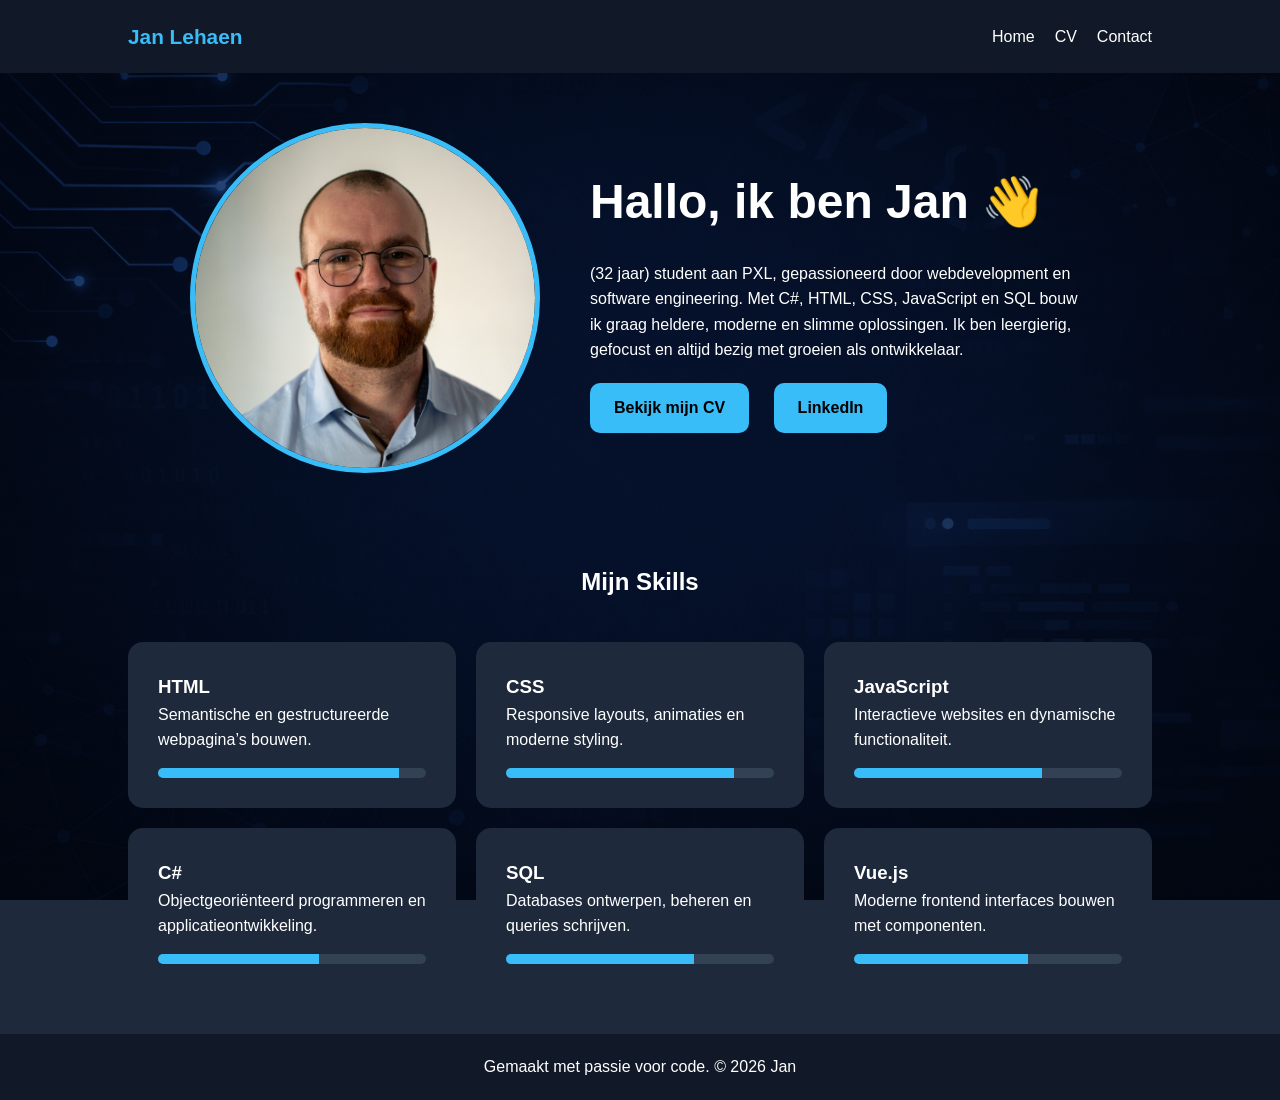
<file: index.html>
<!DOCTYPE html>
<html lang="nl">
<head>
    <meta charset="UTF-8">
    <meta name="viewport" content="width=device-width, initial-scale=1.0">
    <title>Jan Lehaen | Programmeur</title>
    <link rel="stylesheet" href="style.css">
    <script src="script.js" defer></script>
    
</head>
<body>

    <header>
        <nav>
    <h1 class="logo">Jan Lehaen</h1>

    <button class="hamburger" id="hamburger" aria-label="Menu openen">
        <span></span>
        <span></span>
        <span></span>
    </button>

    <ul class="nav-links" id="navLinks">
        <li><a href="index.html">Home</a></li>
        <li><a href="cv.html">CV</a></li>
        <li><a href="contact.html">Contact</a></li>
    </ul>
</nav>
    </header>

    <main>
        <section class="hero">
            <img src="assets/Profielfoto.jpeg" alt="Profielfoto" class="profile-img">

            <div class="hero-text">
                <h2>Hallo, ik ben Jan 👋</h2>

                <p>
                    <span id="age"></span> student aan PXL, gepassioneerd door webdevelopment en software engineering. 
                    Met C#, HTML, CSS, JavaScript en SQL bouw ik graag heldere, moderne en slimme oplossingen. 
                    Ik ben leergierig, gefocust en altijd bezig met groeien als ontwikkelaar.
                </p>

                <a href="cv.html" class="btn">Bekijk mijn CV</a>
                <!--<a href="https://pxl-werkplekleren.github.io/portfolio-janlehaenPXL/index.html" class="btn" target="_blank">Portfolio</a>-->
                <a id="LinkinMobile" href="https://www.linkedin.com/in/jan-lehaen/" class="btnLogo" target="_blank"><img id="LinkinLogo" src="assets/linkedin.png"></a>
                <a id="LinkinText" href="https://www.linkedin.com/in/jan-lehaen/" class="btn" target="_blank">LinkedIn</a>
                
            </div>
        </section>

        <section class="skills">
            <h2>Mijn Skills</h2>

            <div class="skill-cards">

    <div class="card">
        <h3>HTML</h3>
        <p>Semantische en gestructureerde webpagina’s bouwen.</p>

        <div class="skill-level">
            <div class="skill-fill html"></div>
        </div>

        
    </div>

    <div class="card">
        <h3>CSS</h3>
        <p>Responsive layouts, animaties en moderne styling.</p>

        <div class="skill-level">
            <div class="skill-fill css"></div>
        </div>

        
    </div>

    <div class="card">
        <h3>JavaScript</h3>
        <p>Interactieve websites en dynamische functionaliteit.</p>

        <div class="skill-level">
            <div class="skill-fill js"></div>
        </div>

        
    </div>

    <div class="card">
        <h3>C#</h3>
        <p>Objectgeoriënteerd programmeren en applicatieontwikkeling.</p>

        <div class="skill-level">
            <div class="skill-fill csharp"></div>
        </div>

        
    </div>

    <div class="card">
        <h3>SQL</h3>
        <p>Databases ontwerpen, beheren en queries schrijven.</p>

        <div class="skill-level">
            <div class="skill-fill sql"></div>
        </div>

        
    </div>

    <div class="card">
        <h3>Vue.js</h3>
        <p>Moderne frontend interfaces bouwen met componenten.</p>

        <div class="skill-level">
            <div class="skill-fill vue"></div>
        </div>

        
    </div>

</div>
        </section>
    </main>

    <footer>
        Gemaakt met passie voor code. © <span id="year"></span> Jan

    </footer>

    
</body>
</html>
</file>
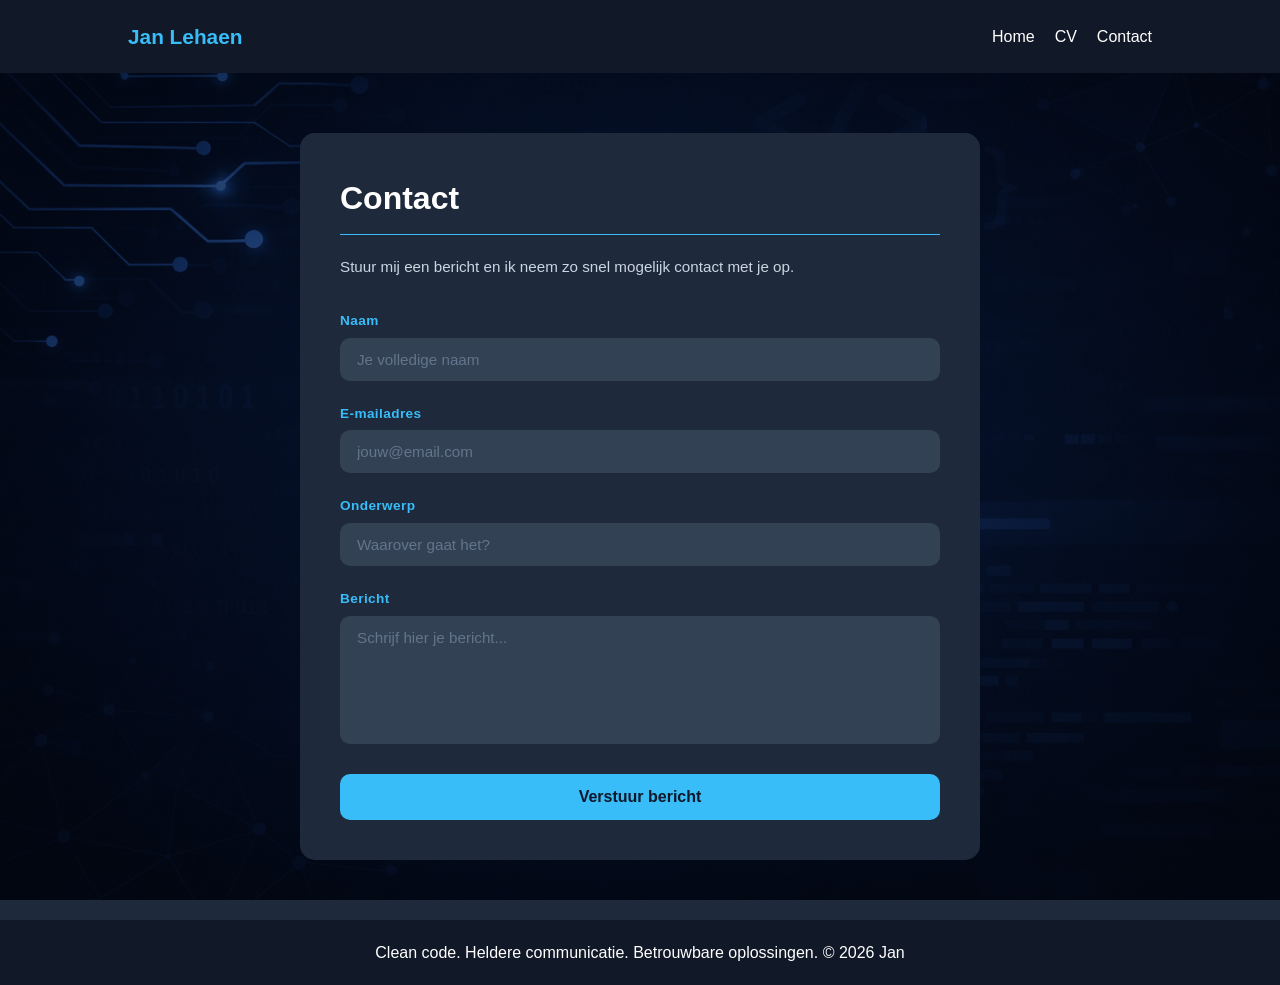
<file: contact.html>
<!DOCTYPE html>
<html lang="nl">
<head>
    <meta charset="UTF-8">
    <meta name="viewport" content="width=device-width, initial-scale=1.0">
    <title>Contact</title>
    <link rel="stylesheet" href="style.css">
    <script src="script.js" defer></script>
</head>
<body>

    <header>
        <nav>
    <h1 class="logo">Jan Lehaen</h1>

    <button class="hamburger" id="hamburger" aria-label="Menu openen">
        <span></span>
        <span></span>
        <span></span>
    </button>

    <ul class="nav-links" id="navLinks">
        <li><a href="index.html">Home</a></li>
        <li><a href="cv.html">CV</a></li>
        <li><a href="contact.html">Contact</a></li>
    </ul>
</nav>
    </header>

    <main>
        <section class="contact-section">

            <div class="contact-card">
                <h1>Contact</h1>
                <hr>
                <p class="contact-intro">Stuur mij een bericht en ik neem zo snel mogelijk contact met je op.</p>

                <form id="contactForm" action="https://formspree.io/f/xojbjowp" method="POST" novalidate>

                    <div class="form-group">
                        <label for="name">Naam</label>
                        <input type="text" id="name" name="name" placeholder="Je volledige naam" required>
                        <span class="error-msg" id="nameError">Vul je naam in.</span>
                    </div>

                    <div class="form-group">
                        <label for="email">E-mailadres</label>
                        <input type="email" id="email" name="email" placeholder="jouw@email.com" required>
                        <span class="error-msg" id="emailError">Vul een geldig e-mailadres in.</span>
                    </div>

                    <div class="form-group">
                        <label for="subject">Onderwerp</label>
                        <input type="text" id="subject" name="subject" placeholder="Waarover gaat het?" required>
                        <span class="error-msg" id="subjectError">Vul een onderwerp in.</span>
                    </div>

                    <div class="form-group">
                        <label for="message">Bericht</label>
                        <textarea id="message" name="message" rows="6" placeholder="Schrijf hier je bericht..." required></textarea>
                        <span class="error-msg" id="messageError">Vul een bericht in.</span>
                    </div>

                    <button type="submit" class="btn-submit">Verstuur bericht</button>

                </form>

                <div id="successMessage" class="success-msg hidden">
                    ✓ Je bericht is verstuurd! Ik neem zo snel mogelijk contact op.
                </div>

            </div>

        </section>
    </main>

    <footer>
        <p>Clean code. Heldere communicatie. Betrouwbare oplossingen. © <span id="year"></span> Jan</p>

    </footer>

    

</body>
</html>
</file>
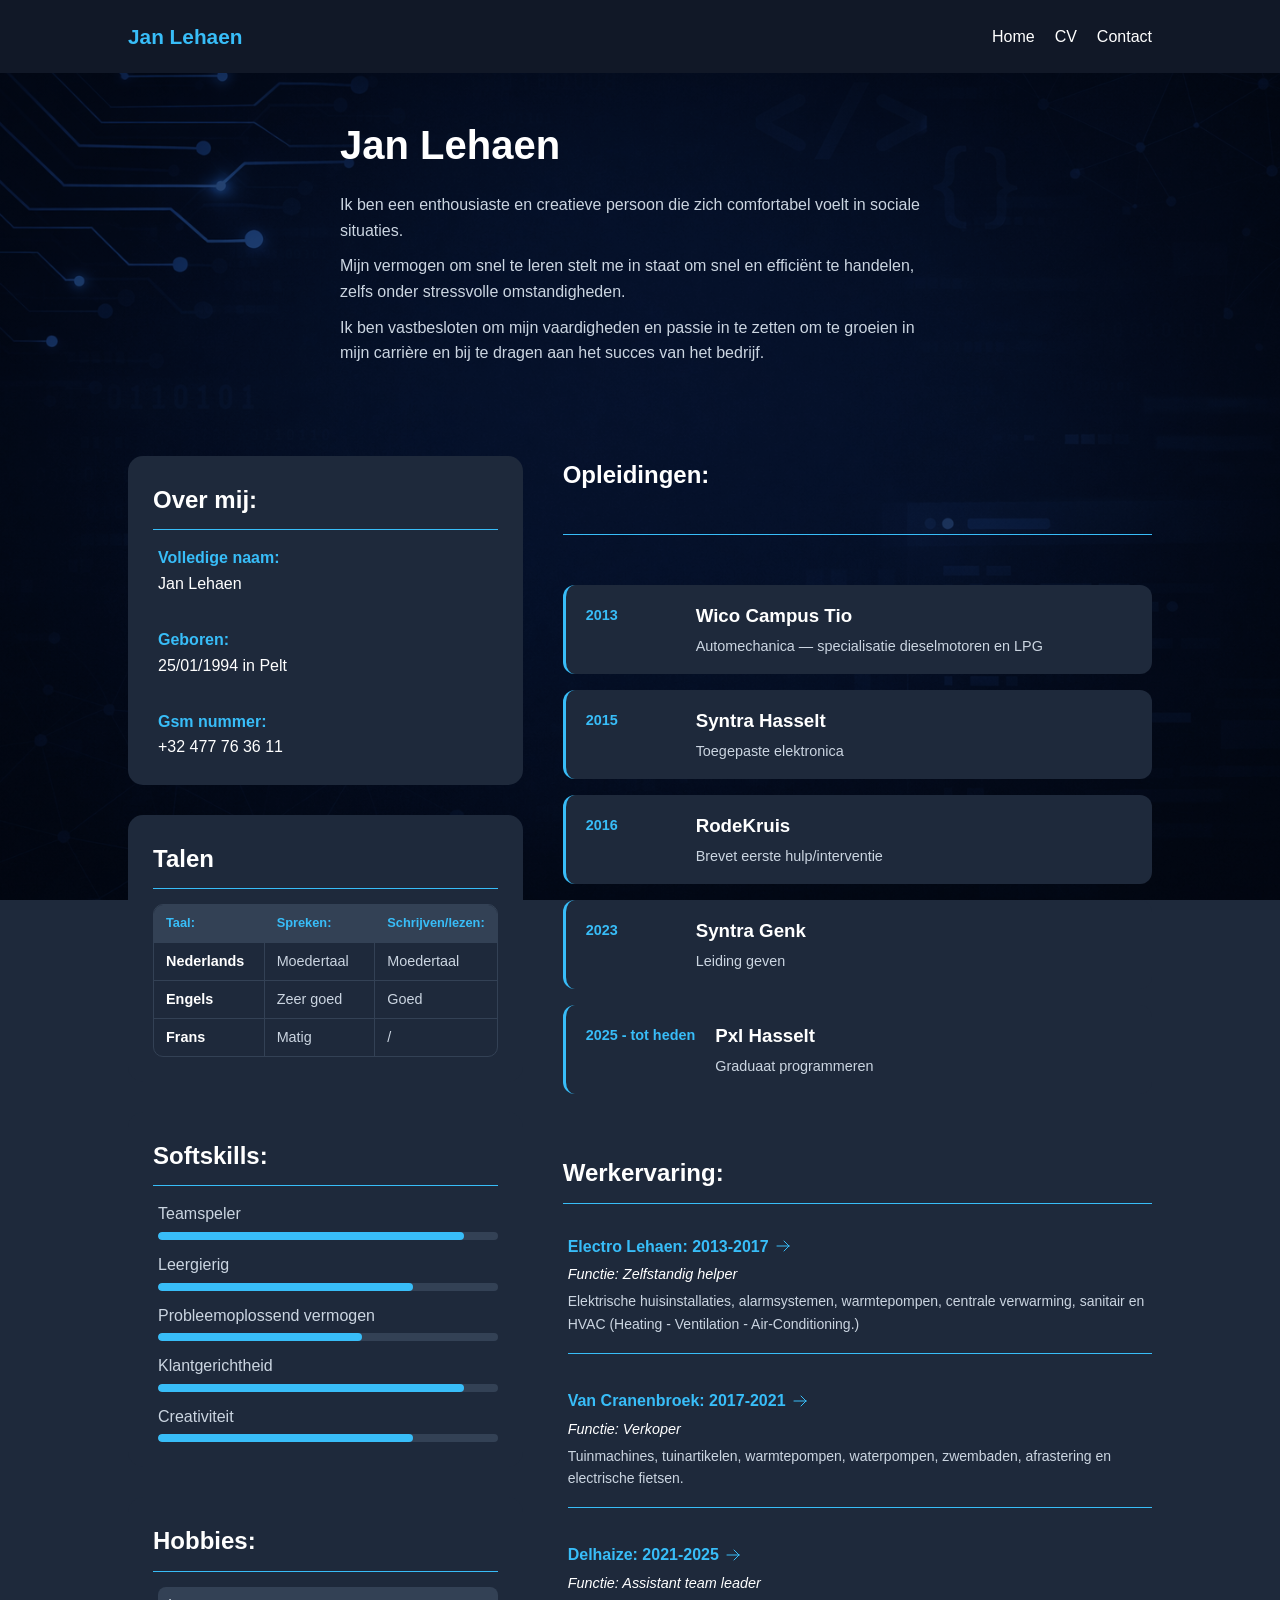
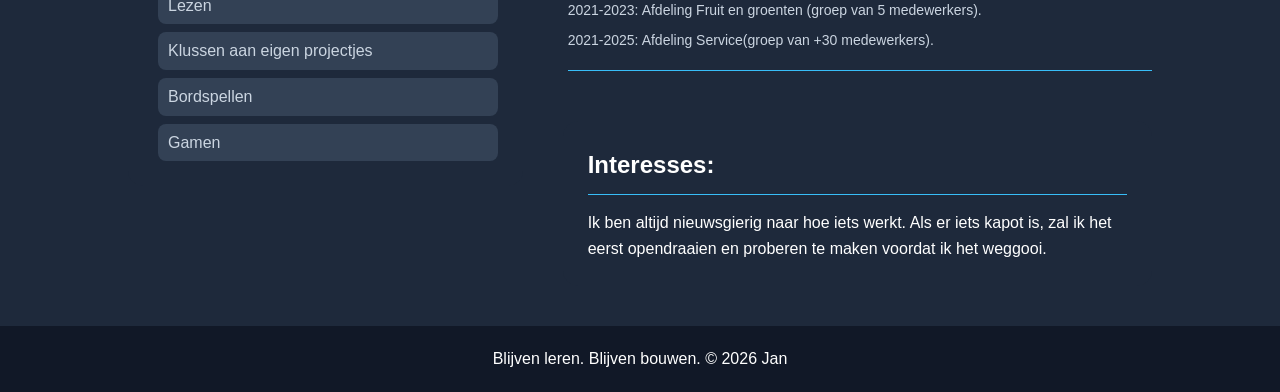
<file: cv.html>
<!DOCTYPE html>
<html lang="nl">

<head>
    <meta charset="UTF-8">
    <meta name="viewport" content="width=device-width, initial-scale=1.0">
    <title>Jan Lehaen</title>
    <link rel="stylesheet" href="style.css">
    <script src="script.js" defer></script>
</head>

<body class="CVBody">
    <header>
       <nav>
    <h1 class="logo">Jan Lehaen</h1>

    <button class="hamburger" id="hamburger" aria-label="Menu openen">
        <span></span>
        <span></span>
        <span></span>
    </button>

    <ul class="nav-links" id="navLinks">
        <li><a href="index.html">Home</a></li>
        <li><a href="cv.html">CV</a></li>
        <li><a href="contact.html">Contact</a></li>
    </ul>
</nav>
    </header>
    <main>
        <section id="intro">

            </a>
            <div id="introtextbig">
                <h1 class="name">Jan Lehaen</h1>
                <p>Ik ben een enthousiaste en creatieve persoon die zich comfortabel voelt in sociale situaties.</p>
                <p>Mijn vermogen om snel te leren stelt me in staat om snel en efficiënt te handelen, zelfs onder
                    stressvolle omstandigheden.</p>
                <p>Ik ben vastbesloten om mijn vaardigheden en passie in te zetten om te groeien in mijn carrière en
                    bij
                    te dragen aan het succes van het bedrijf.</p>
            </div>
            <div id="introtextsmall">
                <h1 class="name">Jan Lehaen</h1>
                <p>Ik ben een enthousiaste en creatieve persoon die zich comfortabel voelt in sociale situaties.</p>
                <p>Mijn vermogen om snel te leren stelt me in staat om snel en efficiënt te handelen, zelfs onder
                    stressvolle omstandigheden.</p>
            </div>
        </section>
        <section id="middleContainer">
            <section class="aboutMeBox">
                <div id="about-me">
                    <h2>Over mij:</h2>
                    <hr>
                    <ul>
                        <li>
                            <h4>Volledige naam:</h4>
                        </li>
                        <li>Jan Lehaen</li>
                        <br>
                        <li>
                            <h4>Geboren:</h4>
                        </li>
                        <li>25/01/1994 in Pelt</li>
                        <br>
                        <li>
                
                        <li>
                            <h4>Gsm nummer:</h4>
                        </li>
                        <li>+32 477 76 36 11</li>
                    </ul>
                </div>

                <div id="languagelist">
                    <h2>Talen</h2>
                    <hr>
                    <div class="language-table">
                        <ul class="language">
                            <li class="languagelistIndex">Taal:</li>
                            <li class="languagelist-item is-language">Nederlands</li>
                            <li class="languagelist-item is-language">Engels</li>
                            <li class="languagelist-item is-language">Frans</li>
                        </ul>
                        <ul class="language">
                            <li class="languagelistIndex">Spreken:</li>
                            <li class="languagelist-item">Moedertaal</li>
                            <li class="languagelist-item">Zeer goed</li>
                            <li class="languagelist-item">Matig</li>
                        </ul>
                        <ul class="language">
                            <li class="languagelistIndex">Schrijven/lezen:</li>
                            <li class="languagelist-item">Moedertaal</li>
                            <li class="languagelist-item">Goed</li>
                            <li class="languagelist-item">/</li>
                        </ul>
                    </div>
                </div>

                </div>
                <div id="soft-skills">
                    <h2>Softskills:</h2>
                    <hr>
                    <ul>
                        <li>Teamspeler</li>
                        <div class="progress-bar">
                            <div class="progress-indicator is-90"></div>
                        </div>
                        <li>Leergierig</li>
                        <div class="progress-bar">
                            <div class="progress-indicator is-75"></div>
                        </div>
                        <li>Probleemoplossend vermogen</li>
                        <div class="progress-bar">
                            <div class="progress-indicator is-60"></div>
                        </div>
                        <li>Klantgerichtheid</li>
                        <div class="progress-bar">
                            <div class="progress-indicator is-90"></div>
                        </div>
                        <li>Creativiteit</li>
                        <div class="progress-bar">
                            <div class="progress-indicator is-75"></div>
                        </div>
                    </ul>
                </div>
                <div id="hobbys">
                    <h2>Hobbies:</h2>
                    <hr>
                    <ul>
                        <li>Lezen</li>
                        <li>Klussen aan eigen projectjes</li>
                        <li>Bordspellen</li>
                        <li>Gamen</li>
                    </ul>
                </div>
            </section>
            <section class="experiencesBox">
                <h2>Opleidingen:</h2>
                <hr>
                <div class="timeline">
                    <div class="item">
                        <div class="year">2013</div>
                        <div class="content">
                            <h3>Wico Campus Tio</h3>
                            <p>Automechanica — specialisatie dieselmotoren en LPG</p>
                        </div>
                    </div>

                    <div class="item">
                        <div class="year">2015</div>
                        <div class="content">
                            <h3>Syntra Hasselt</h3>
                            <p>Toegepaste elektronica</p>
                        </div>
                    </div>
                    <div class="item">
                        <div class="year">2016</div>
                        <div class="content">
                            <h3>RodeKruis</h3>
                            <p>Brevet eerste hulp/interventie</p>
                        </div>
                    </div>
                    <div class="item">
                        <div class="year">2023</div>
                        <div class="content">
                            <h3>Syntra Genk</h3>
                            <p>Leiding geven</p>
                        </div>
                    </div>
                    <div class="item">
                        <div class="year">2025 - tot heden</div>
                        <div class="content">
                            <h3>Pxl Hasselt</h3>
                            <p>Graduaat programmeren</p>
                        </div>
                    </div>
                </div>

                <div>
                    <h2>Werkervaring:</h2>
                    <hr>
                    <!-- Linken toegevoegd voor informatie bij bedrijven waar ik heb gewerkt -->
                    <ul id="workskills">
                        <li><a class="employer" href="https://www.handelsgids.be/peer/lehaen-electro/"
                                target="_blank">Electro Lehaen: 2013-2017 <svg xmlns="http://www.w3.org/2000/svg"
                                    fill="none" viewBox="0 0 24 24" stroke-width="1.5" stroke="currentColor"
                                    class="arrow">
                                    <path stroke-linecap="round" stroke-linejoin="round"
                                        d="M13.5 4.5 21 12m0 0-7.5 7.5M21 12H3" />
                                </svg>
                            </a> </li>
                        <li class="function">Functie: Zelfstandig helper</li>
                        <li class="tasks">Elektrische huisinstallaties, alarmsystemen, warmtepompen, centrale
                            verwarming, sanitair en HVAC (Heating - Ventilation - Air-Conditioning.) </li>
                        <hr class="workListLine">
                        <li><a class="employer" href="https://www.vancranenbroek.com/be-nl" target="_blank">Van
                                Cranenbroek: 2017-2021 <svg xmlns="http://www.w3.org/2000/svg" fill="none"
                                    viewBox="0 0 24 24" stroke-width="1.5" stroke="currentColor" class="arrow">
                                    <path stroke-linecap="round" stroke-linejoin="round"
                                        d="M13.5 4.5 21 12m0 0-7.5 7.5M21 12H3" />
                                </svg></a> </li>
                        <li class="function">Functie: Verkoper</li>
                        <li class="tasks">Tuinmachines, tuinartikelen, warmtepompen, waterpompen, zwembaden,
                            afrastering
                            en electrische fietsen.</li>
                        <hr class="workListLine">
                        <li><a class="employer" href="https://stores.delhaize.be/nl/delhaize-neerpelt"
                                target="_blank">Delhaize: 2021-2025 <svg xmlns="http://www.w3.org/2000/svg" fill="none"
                                    viewBox="0 0 24 24" stroke-width="1.5" stroke="currentColor" class="arrow">
                                    <path stroke-linecap="round" stroke-linejoin="round"
                                        d="M13.5 4.5 21 12m0 0-7.5 7.5M21 12H3" />
                                </svg></a> </li>
                        <li class="function">Functie: Assistant team leader</li>
                        <li class="tasks">2021-2023: Afdeling Fruit en groenten (groep van 5 medewerkers).</li>
                        <li class="tasks">2021-2025: Afdeling Service(groep van +30 medewerkers).</li>
                        <hr class="workListLine">
                    </ul>
                </div>
                <div id="interests">
                    <h2>Interesses:</h2>
                    <hr>
                    <p>Ik ben altijd nieuwsgierig naar hoe iets werkt. Als er iets kapot is, zal ik het eerst
                        opendraaien en proberen te maken voordat ik het weggooi.</p>
                </div>

            </section>
        </section>

    </main>


    </div>
    <footer>
        Blijven leren. Blijven bouwen. © <span id="year"></span> Jan

    </footer>
</body>

</html>
</file>
<file: style.css>
/* -------------------- RESET -------------------- */

* {
    margin: 0;
    padding: 0;
    box-sizing: border-box;
    list-style: none;
}

/* -------------------- ROOT VARIABLES -------------------- */

:root {
    --bg-dark: #0f172a;
    --bg-darker: #111827;
    --bg-card: #1e293b;
    --accent: #38bdf8;
    --text-light: #ffffff;
    --skill-bg: #334155;
}

/* -------------------- GLOBAL -------------------- */




body {
    background-image: url("assets/BG1e293b.png");
    background-position: center;
    background-repeat: no-repeat;
    background-size: cover;
    background-color: var(--bg-card);
    background-blend-mode: overlay;
    border-radius: 25px;
    font-family: Arial, sans-serif;
    color: var(--text-light);
    line-height: 1.6;
    display: flex;
    flex-direction: column;
    min-height: 100vh;
    background-attachment: fixed;
    overflow-y: auto;
}

main {
    flex: 1;
}

section {
    padding: 40px 10%;
}

footer {
    background: var(--bg-darker);
    color: var(--text-light);
    text-align: center;
    padding: 20px 0;
    margin-top: auto;
}

/* -------------------- HEADER -------------------- */

header {
    background: var(--bg-darker);
    padding: 20px 10%;
    position: sticky;
    top: 0;
    z-index: 100;
}

nav {
    display: flex;
    justify-content: space-between;
    align-items: center;
}

.logo {
    color: var(--accent);
    font-weight: bold;
    font-size: 1.3rem;
}

.nav-links {
    display: flex;
    gap: 20px;
    list-style: none;
}

.nav-links a {
    color: var(--text-light);
    text-decoration: none;
    transition: color 0.3s;
}

.nav-links a:hover {
    color: var(--accent);
}
.hamburger {
    display: none;
}

/* -------------------- HERO SECTION -------------------- */

.hero {
    display: flex;
    align-items: center;
    justify-content: center;
    gap: 50px;
    min-height: 50vh;
}

.profile-img {
    width: 350px;
    border-radius: 50%;
    border: 5px solid var(--accent);
}

.hero-text {
    max-width: 500px;
}

.hero-text h2 {
    font-size: 3rem;
    margin-bottom: 20px;
}

.btn {
    display: inline-block;
    margin-top: 20px;
    margin-right: 20px;
    background: var(--accent);
    color: black;
    padding: 12px 24px;
    border-radius: 10px;
    text-decoration: none;
    font-weight: bold;
    transition: transform 0.3s;
}

.btnLogo {
    display: inline-block;
    margin-top: 20px;
    margin-right: 20px;
    background: var(--accent);
    color: black;
    padding: 5px 5px;
    border-radius: 10px;
    text-decoration: none;
    font-weight: bold;
    transition: transform 0.3s;
    line-height: 0;
}

.btnLogo:hover {
    transform: translateY(-3px);
}

.btnLogo img,
.btnLogo svg {
    height: 40px;
    width: auto;
}

.btn, .btnLogo {
    vertical-align: middle;
}

.btn:hover {
    transform: translateY(-3px);
}

/* -------------------- SKILLS SECTION -------------------- */

.skills h2 {
    margin-bottom: 40px;
    text-align: center;
}

.skill-level {
    width: 100%;
    height: 10px;
    background: var(--skill-bg);
    border-radius: 20px;
    margin-top: 15px;
    overflow: hidden;
}

.skill-fill {
    height: 100%;
    background: var(--accent);
    animation: loadSkill 2s ease;
}

.html { width: 90%; }
.css { width: 85%; }
.js { width: 70%; }
.csharp { width: 60%; }
.sql { width: 70%; }
.vue { width: 65%; }

@keyframes loadSkill {
    from { width: 0; }
}

/* -------------------- SKILL CARDS -------------------- */

.skill-cards {
    display: flex;
    flex-wrap: wrap;
    gap: 20px;
}

.skill-cards > * {
    flex: 1 1 250px;
}

.card {
    background: var(--bg-card);
    padding: 30px;
    border-radius: 15px;
    transition: transform 0.3s;
}

.card:hover {
    transform: translateY(-5px);
}

/* -------------------- CV.HTML -------------------- */

#intro {
    display: flex;
    align-items: center;
    justify-content: center;
    gap: 40px;
    min-height: 25vh;
}

#introtextbig {
    max-width: 600px;
}

#introtextbig h1,
#introtextsmall h1 {
    font-size: 2.5rem;
    margin-bottom: 15px;
}

#introtextbig p,
#introtextsmall p {
    margin-bottom: 10px;
    color: #cbd5e1;
}

/* -------------------- LANGUAGE LIST -------------------- */

#languagelist {
    background: var(--bg-card);
    border-radius: 15px;
    padding: 25px;
}

#languagelist h2 {
    margin-bottom: 10px;
}

#languagelist hr {
    border: none;
    border-top: 1px solid var(--accent);
    margin-bottom: 15px;
}

#languagelist .language-table {
    display: flex;
    gap: 0;
    border: 1px solid var(--skill-bg);
    border-radius: 10px;
    overflow: hidden;
    width: 100%;
}

#languagelist .language {
    flex: 1;
    list-style: none;
    margin: 0;
    padding: 0;
    border-right: 1px solid var(--skill-bg);
}

#languagelist .language:last-child {
    border-right: none;
}

#languagelist .languagelistIndex {
    background: var(--skill-bg);
    color: var(--accent);
    font-size: 0.8rem;
    font-weight: bold;
    padding: 8px 12px;
    border-bottom: 1px solid var(--skill-bg);
    white-space: nowrap;
}

#languagelist .languagelist-item {
    padding: 7px 12px;
    color: #cbd5e1;
    font-size: 0.9rem;
    border-bottom: 1px solid var(--skill-bg);
}

#languagelist .languagelist-item:last-child {
    border-bottom: none;
}

#languagelist .languagelist-item.is-language {
    font-weight: bold;
    color: var(--text-light);
}

.language {
    flex: 1;
}

.languagelist-item {
    color: #cbd5e1;
}

.is-language {
    font-weight: bold;
    color: var(--text-light) !important;
}

/* -------------------- MIDDLE CONTAINER -------------------- */

#middleContainer {
    display: flex;
    gap: 40px;
    padding: 40px 10%;
    align-items: flex-start;
}

.aboutMeBox {
    flex: 1 1 300px;
    display: flex;
    flex-direction: column;
    gap: 30px;
    padding: 0;
}

.experiencesBox {
    flex: 2 1 400px;
    display: flex;
    flex-direction: column;
    gap: 30px;
    padding: 0;
}

/* -------------------- ABOUT ME -------------------- */

#about-me,
#soft-skills,
#hobbys,
#interests {
    background: var(--bg-card);
    border-radius: 15px;
    padding: 25px;
}

#about-me h2,
#soft-skills h2,
#hobbys h2,
#interests h2 {
    margin-bottom: 10px;
}

#about-me hr,
#soft-skills hr,
#hobbys hr,
#interests hr {
    border: none;
    border-top: 1px solid var(--accent);
    margin-bottom: 15px;
}

#about-me ul {
    padding-left: 5px;
}

#about-me h4 {
    color: var(--accent);
    margin-top: 5px;
}

/* -------------------- PROGRESS BARS -------------------- */

#soft-skills ul {
    padding-left: 5px;
}

#soft-skills li {
    margin-top: 12px;
    color: #cbd5e1;
}

.progress-bar {
    width: 100%;
    height: 8px;
    background: var(--skill-bg);
    border-radius: 20px;
    margin-top: 5px;
    overflow: hidden;
}

.progress-indicator {
    height: 100%;
    background: var(--accent);
    border-radius: 20px;
    animation: loadSkill 2s ease;
}

.is-90 { width: 90%; }
.is-75 { width: 75%; }
.is-60 { width: 60%; }

/* -------------------- HOBBIES -------------------- */

#hobbys ul {
    padding-left: 5px;
    display: flex;
    flex-direction: column;
    list-style: none;
    gap: 8px;
}

#hobbys li {
    color: #cbd5e1;
    padding: 6px 10px;
    background: var(--skill-bg);
    border-radius: 8px;
}

/* -------------------- TIMELINE -------------------- */

.experiencesBox h2 {
    margin-bottom: 10px;
}

.experiencesBox hr {
    border: none;
    border-top: 1px solid var(--accent);
    margin-bottom: 20px;
}

.timeline {
    display: flex;
    flex-direction: column;
    gap: 16px;
    margin-bottom: 30px;
}

.timeline .item {
    display: flex;
    gap: 20px;
    align-items: flex-start;
    background: var(--bg-card);
    border-radius: 12px;
    padding: 16px 20px;
    border-left: 3px solid var(--accent);
}

.timeline .year {
    color: var(--accent);
    font-weight: bold;
    min-width: 90px;
    font-size: 0.9rem;
    padding-top: 3px;
}

.timeline .content h3 {
    margin-bottom: 4px;
}

.timeline .content p {
    color: #cbd5e1;
    font-size: 0.9rem;
}

/* -------------------- WORK EXPERIENCE -------------------- */

#workskills {
    display: flex;
    flex-direction: column;
    gap: 4px;
    padding-left: 5px;
}

.employer {
    color: var(--accent);
    text-decoration: none;
    font-weight: bold;
    font-size: 1rem;
    display: inline-flex;
    align-items: center;
    gap: 6px;
    margin-top: 10px;
    transition: color 0.3s;
}

.employer:hover {
    color: var(--text-light);
}

.arrow {
    width: 16px;
    height: 16px;
}

.function {
    color: var(--text-light);
    font-style: italic;
    font-size: 0.9rem;
}

.tasks {
    color: #cbd5e1;
    font-size: 0.875rem;
    margin-bottom: 4px;
}

.workListLine {
    border: none;
    border-top: 1px solid var(--skill-bg);
    margin: 10px 0;
}

/* -------------------- CONTACT SECTION -------------------- */

.contact-section {
    display: flex;
    justify-content: center;
    align-items: flex-start;
    min-height: 80vh;
    padding: 60px 10%;
}

.contact-card {
    background: var(--bg-card);
    border-radius: 15px;
    padding: 40px;
    width: 100%;
    max-width: 680px;
}

.contact-card h1 {
    font-size: 2rem;
    margin-bottom: 10px;
}

.contact-card hr {
    border: none;
    border-top: 1px solid var(--accent);
    margin-bottom: 20px;
}

.contact-intro {
    color: #cbd5e1;
    margin-bottom: 30px;
    font-size: 0.95rem;
}

/* -------------------- FORM GROUPS -------------------- */

.form-group {
    display: flex;
    flex-direction: column;
    gap: 6px;
    margin-bottom: 22px;
}

.form-group label {
    font-size: 0.85rem;
    font-weight: bold;
    color: var(--accent);
    letter-spacing: 0.03em;
}

.form-group input,
.form-group textarea {
    background: var(--skill-bg);
    border: 1px solid transparent;
    border-radius: 10px;
    padding: 12px 16px;
    color: var(--text-light);
    font-family: Arial, sans-serif;
    font-size: 0.95rem;
    outline: none;
    transition: border-color 0.3s, background 0.3s;
    resize: none;
}

.form-group input::placeholder,
.form-group textarea::placeholder {
    color: #64748b;
}

.form-group input:focus,
.form-group textarea:focus {
    border-color: var(--accent);
    background: #253348;
}

.form-group input.invalid,
.form-group textarea.invalid {
    border-color: #f87171;
}

/* -------------------- ERROR MESSAGES -------------------- */

.error-msg {
    color: #f87171;
    font-size: 0.8rem;
    display: none;
}

.error-msg.visible {
    display: block;
}

/* -------------------- SUBMIT BUTTON -------------------- */

.btn-submit {
    width: 100%;
    padding: 14px;
    background: var(--accent);
    color: #0f172a;
    font-family: Arial, sans-serif;
    font-size: 1rem;
    font-weight: bold;
    border: none;
    border-radius: 10px;
    cursor: pointer;
    transition: transform 0.3s, opacity 0.3s;
    margin-top: 8px;
}

.btn-submit:hover {
    transform: translateY(-3px);
}

.btn-submit:disabled {
    opacity: 0.6;
    cursor: not-allowed;
    transform: none;
}

/* -------------------- SUCCESS MESSAGE -------------------- */

.success-msg {
    margin-top: 24px;
    background: #134e2a;
    color: #4ade80;
    border-radius: 10px;
    padding: 16px 20px;
    font-size: 0.95rem;
    text-align: center;
    border: 1px solid #166534;
}

.hidden {
    display: none;
}

/* -------------------- DESKTOP -------------------- */

@media screen and (min-width: 1194px) {
    #introtextsmall, #LinkinMobile {
        display: none;
    }
}

/* -------------------- TABLET -------------------- */

@media screen and (min-width: 576px) and (max-width: 1194px) {
    #introtextsmall, #LinkinText {
        display: none;
    }

    #LinkinMobile {
        display: inline-block;
    }
}

/* -------------------- SMARTPHONE -------------------- */

@media screen and (max-width: 576px) {

    /* --- Algemeen --- */
    section {
        padding: 20px 5%;
    }
  
     .hamburger {
        display: flex;
    }

    /* --- index.html: hero --- */
    .hero {
        flex-direction: column;
        text-align: center;
        gap: 20px;
        padding: 30px 5%;
        min-height: auto;
    }

    .profile-img {
        width: 180px;
    }

    .hero-text h2 {
        font-size: 2rem;
    }

    .btn, .btnLogo {
        margin-top: 10px;
        margin-right: 10px;
    }

    /* --- index.html: skill cards --- */
    .skill-cards {
        flex-direction: column;
    }

    .skill-cards > * {
        flex: 1 1 100%;
    }

    /* --- cv.html: intro --- */
    #intro {
        flex-direction: column;
        text-align: center;
        font-size: medium;
        font-style: italic;
        padding: 20px 5%;
        gap: 15px;
        min-height: auto;
    }

    #introtextbig {
        display: none;
    }

    #introtextsmall {
        display: block;
    }

    /* --- cv.html: middleContainer --- */
    #middleContainer {
        flex-direction: column;
        padding: 20px 5%;
        gap: 20px;
    }

    .aboutMeBox,
    .experiencesBox {
        flex: 1 1 100%;
        width: 100%;
    }

    /* --- cv.html: navigatie --- */
    #LinkinText {
        display: none;
    }

    /* --- cv.html: timeline jaar kolom smaller --- */
    .timeline .year {
        min-width: 60px;
        font-size: 0.8rem;
    }

    /* --- contact.html --- */
    .contact-section {
        min-height: auto;
        padding: 30px 5%;
        align-items: stretch;
    }

    .contact-card {
        padding: 25px 20px;
    }

    .contact-card h1 {
        font-size: 1.6rem;
    }
    /* --- hamburger menu --- */
.hamburger {
    display: none;
    flex-direction: column;
    gap: 5px;
    background: none;
    border: none;
    cursor: pointer;
    padding: 5px;
}

.hamburger span {
    display: block;
    width: 25px;
    height: 3px;
    background: var(--text-light);
    border-radius: 3px;
    transition: all 0.3s ease;
}

/* Hamburger animatie naar kruis */
.hamburger.is-open span:nth-child(1) {
    transform: translateY(8px) rotate(45deg);
}
.hamburger.is-open span:nth-child(2) {
    opacity: 0;
}
.hamburger.is-open span:nth-child(3) {
    transform: translateY(-8px) rotate(-45deg);
}

@media screen and (max-width: 576px) {
    .hamburger {
        display: flex;
    }

    .nav-links {
        display: none;
        flex-direction: column;
        position: absolute;
        top: 70px;
        left: 0;
        right: 0;
        background: var(--bg-darker);
        padding: 20px;
        gap: 15px;
        z-index: 99;
    }

    .nav-links.is-open {
        display: flex;
    }

    .nav-links a {
        font-size: 1.1rem;
        padding: 10px 0;
        border-bottom: 1px solid var(--skill-bg);
        display: block;
    }
}
}

/* -------------------- LANDSCAPE KLEINE SCHERMEN -------------------- */

@media screen and (max-height: 500px) and (orientation: landscape) {
    #intro {
        min-height: auto;
    }
}
</file>
